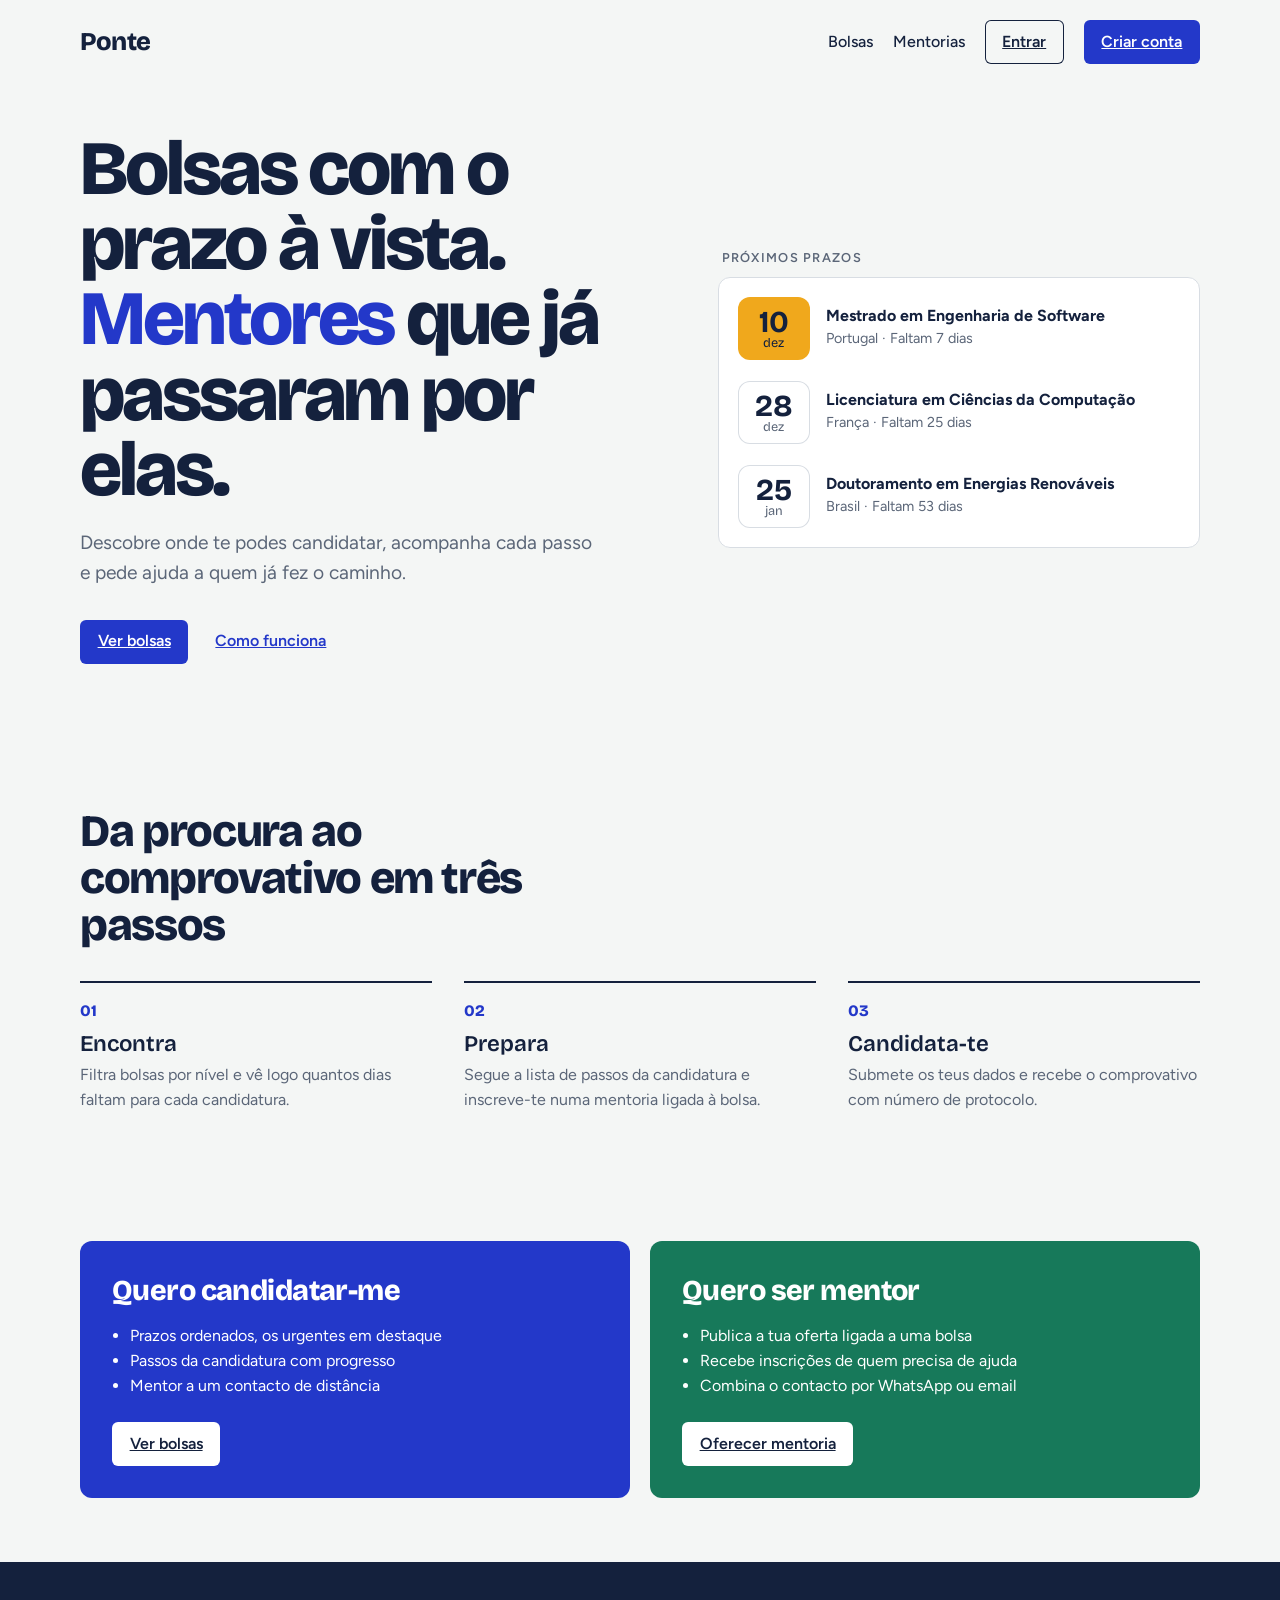
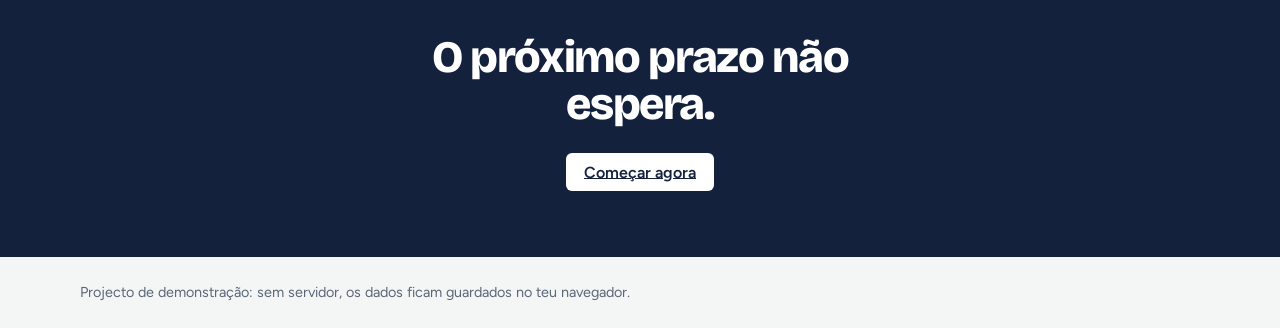
<file: index.html>
<!doctype html>
<html lang="pt-AO">
<head>
  <meta charset="utf-8">
  <meta name="viewport" content="width=device-width, initial-scale=1">
  <title>Ponte · Bolsas de estudo e mentorias</title>
  <meta name="description" content="Encontra bolsas de estudo com o prazo à vista e mentores que já passaram por elas.">
  <link rel="preconnect" href="https://fonts.googleapis.com">
  <link rel="preconnect" href="https://fonts.gstatic.com" crossorigin>
  <link href="https://fonts.googleapis.com/css2?family=Bricolage+Grotesque:opsz,wght@12..96,600;12..96,800&family=Figtree:wght@400;500;600&display=swap" rel="stylesheet">
  <link rel="stylesheet" href="CSS/index.css">
  <script src="JS/core.js" defer></script>
  <script src="JS/index.js" defer></script>
</head>
<body>
  <div class="wrap lnav">
    <a class="brand-sm" href="index.html">Ponte</a>
    <nav>
      <a href="pages/bolsas.html">Bolsas</a>
      <a href="pages/bolsas.html?tab=mentorias">Mentorias</a>
      <a class="btn btn--ghost" style="color:var(--ink)" href="pages/login.html">Entrar</a>
      <a class="btn" href="pages/cadastro.html">Criar conta</a>
    </nav>
  </div>

  <header class="wrap hero">
    <div class="hero__txt rise">
      <h1>Bolsas com o prazo à vista. <em>Mentores</em> que já passaram por elas.</h1>
      <p>Descobre onde te podes candidatar, acompanha cada passo e pede ajuda a quem já fez o caminho.</p>
      <div class="cta">
        <a class="btn" href="pages/bolsas.html">Ver bolsas</a>
        <a class="link" href="#como-funciona">Como funciona</a>
      </div>
    </div>
    <div class="rise" style="--i:2">
      <p class="prazos-t">Próximos prazos</p>
      <ul class="prazos" id="prazos"></ul>
    </div>
  </header>

  <section class="wrap sectionl reveal" id="como-funciona">
    <h2>Da procura ao comprovativo em três passos</h2>
    <ol class="tres">
      <li><h3>Encontra</h3><p>Filtra bolsas por nível e vê logo quantos dias faltam para cada candidatura.</p></li>
      <li><h3>Prepara</h3><p>Segue a lista de passos da candidatura e inscreve-te numa mentoria ligada à bolsa.</p></li>
      <li><h3>Candidata-te</h3><p>Submete os teus dados e recebe o comprovativo com número de protocolo.</p></li>
    </ol>
  </section>

  <section class="wrap sectionl reveal">
    <div class="duo">
      <article class="painel painel--a">
        <h3>Quero candidatar-me</h3>
        <ul><li>Prazos ordenados, os urgentes em destaque</li><li>Passos da candidatura com progresso</li><li>Mentor a um contacto de distância</li></ul>
        <a class="btn" href="pages/bolsas.html">Ver bolsas</a>
      </article>
      <article class="painel painel--b">
        <h3>Quero ser mentor</h3>
        <ul><li>Publica a tua oferta ligada a uma bolsa</li><li>Recebe inscrições de quem precisa de ajuda</li><li>Combina o contacto por WhatsApp ou email</li></ul>
        <a class="btn" href="pages/bolsas.html?tab=mentorias">Oferecer mentoria</a>
      </article>
    </div>
  </section>

  <section class="fim reveal">
    <div class="wrap">
      <h2>O próximo prazo não espera.</h2>
      <a class="btn" style="background:#fff;color:var(--ink)" href="pages/bolsas.html">Começar agora</a>
    </div>
  </section>

  <footer class="wrap rodape">Projecto de demonstração: sem servidor, os dados ficam guardados no teu navegador.</footer>
</body>
</html>
</file>
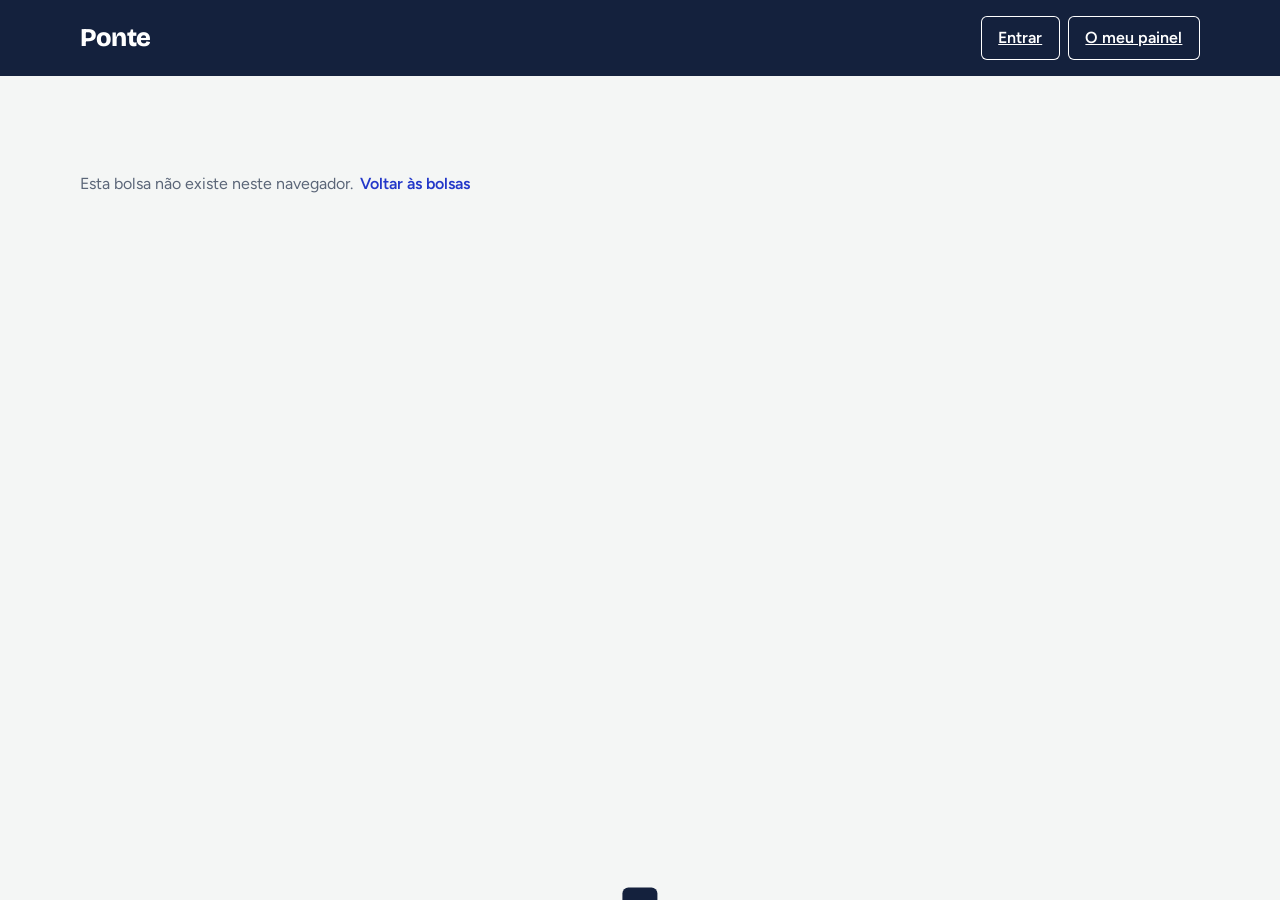
<file: pages/bolsa.html>
<!doctype html>
<html lang="pt-AO">
<head>
  <meta charset="utf-8">
  <meta name="viewport" content="width=device-width, initial-scale=1">
  <title>Bolsa · Ponte</title>
  <link rel="preconnect" href="https://fonts.googleapis.com">
  <link rel="preconnect" href="https://fonts.gstatic.com" crossorigin>
  <link href="https://fonts.googleapis.com/css2?family=Bricolage+Grotesque:opsz,wght@12..96,600;12..96,800&family=Figtree:wght@400;500;600&display=swap" rel="stylesheet">
  <link rel="stylesheet" href="../CSS/index.css">
  <script src="../JS/core.js" defer></script>
  <script src="../JS/bolsa.js" defer></script>
</head>
<body>
  <header class="top top--slim">
    <div class="wrap">
      <a class="brand-sm" href="../index.html">Ponte</a>
      <nav class="nav"><a class="btn btn--ghost" href="login.html">Entrar</a><a class="btn btn--ghost" href="minhas.html">O meu painel</a></nav>
    </div>
  </header>
  <main class="wrap page" id="page"></main>
  <div id="toast" class="toast" role="status"></div>
</body>
</html>
</file>
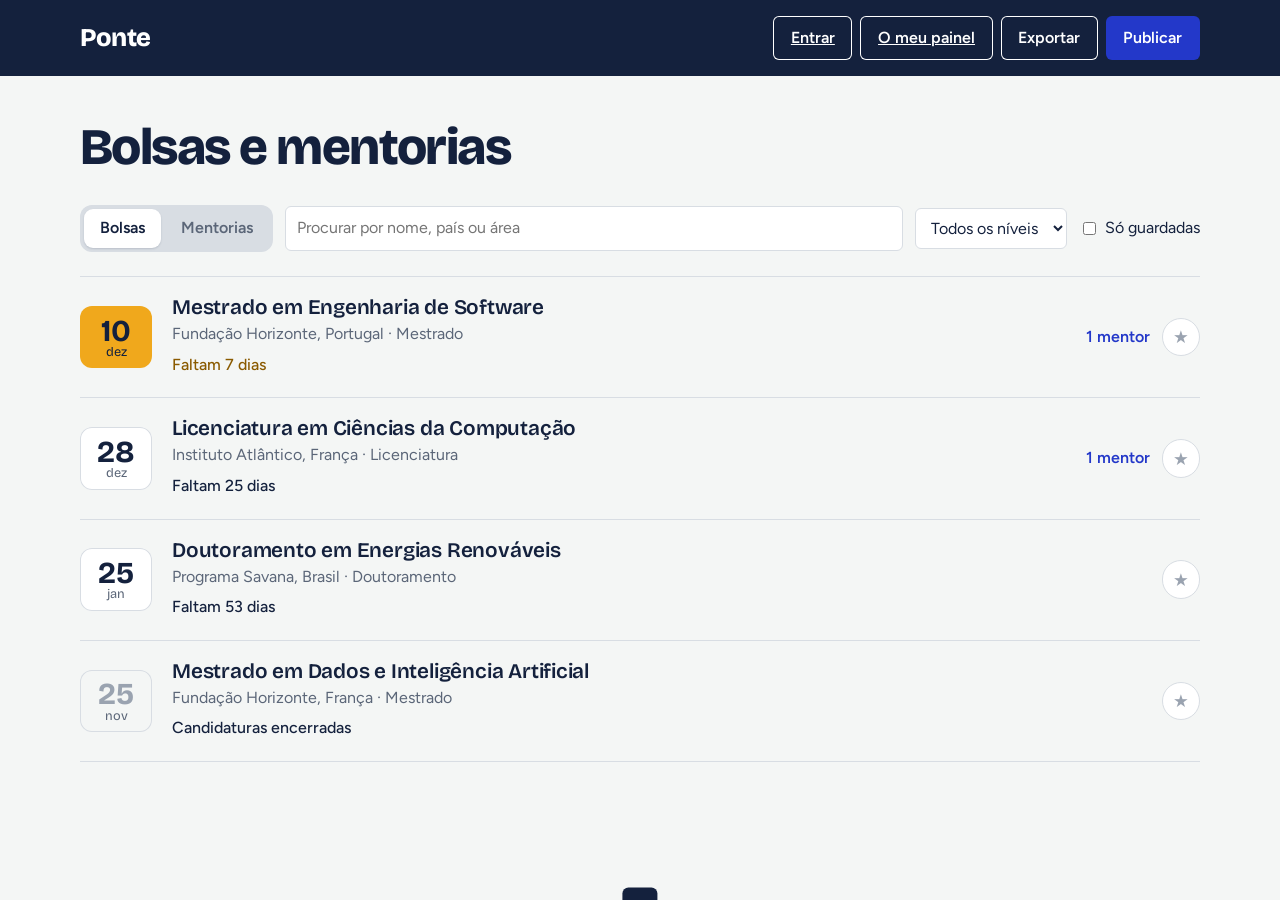
<file: pages/bolsas.html>
<!doctype html>
<html lang="pt-AO">
<head>
  <meta charset="utf-8">
  <meta name="viewport" content="width=device-width, initial-scale=1">
  <title>Bolsas e mentorias · Ponte</title>
  <link rel="preconnect" href="https://fonts.googleapis.com">
  <link rel="preconnect" href="https://fonts.gstatic.com" crossorigin>
  <link href="https://fonts.googleapis.com/css2?family=Bricolage+Grotesque:opsz,wght@12..96,600;12..96,800&family=Figtree:wght@400;500;600&display=swap" rel="stylesheet">
  <link rel="stylesheet" href="../CSS/index.css">
  <script src="../JS/core.js" defer></script>
  <script src="../JS/bolsas.js" defer></script>
</head>
<body>
  <header class="top top--slim">
    <div class="wrap">
      <a class="brand-sm" href="../index.html">Ponte</a>
      <nav class="nav">
        <a class="btn btn--ghost" href="login.html">Entrar</a>
        <a class="btn btn--ghost" href="minhas.html">O meu painel</a>
        <button class="btn btn--ghost" id="export" type="button">Exportar</button>
        <button class="btn" id="publish" type="button">Publicar</button>
      </nav>
    </div>
  </header>

  <main class="wrap page">
    <h1 class="page-title">Bolsas e mentorias</h1>
    <div class="bar">
      <div class="tabs" role="tablist" aria-label="Secção">
        <button role="tab" id="tab-bolsas" aria-selected="true" aria-controls="list">Bolsas</button>
        <button role="tab" id="tab-mentorias" aria-selected="false" aria-controls="list">Mentorias</button>
      </div>
      <input id="q" type="search" placeholder="Procurar por nome, país ou área" aria-label="Procurar">
      <select id="nivel" aria-label="Nível">
        <option value="">Todos os níveis</option>
        <option>Licenciatura</option><option>Mestrado</option><option>Doutoramento</option>
      </select>
      <label class="check"><input id="favs" type="checkbox"> Só guardadas</label>
    </div>
    <p id="focus" class="focus" hidden></p>
    <ul id="list" class="list" role="tabpanel"></ul>
  </main>

  <dialog id="dlg">
    <form id="form" method="dialog">
      <h2>Publicar</h2>
      <label>O que queres publicar?
        <select name="kind"><option value="bolsa">Uma bolsa de estudo</option><option value="mentoria">Uma oferta de mentoria</option></select>
      </label>
      <div data-for="bolsa">
        <label>Título <input name="titulo" maxlength="90"></label>
        <label>Entidade <input name="entidade" maxlength="60"></label>
        <label>País <input name="pais" maxlength="40"></label>
        <label>Nível <select name="nivelb"><option>Licenciatura</option><option>Mestrado</option><option>Doutoramento</option></select></label>
        <label>Prazo de candidatura <input name="prazo" type="date"></label>
        <label>Ligação oficial <input name="link" type="url" placeholder="https://"></label>
      </div>
      <div data-for="mentoria" hidden>
        <label>O teu nome <input name="nome" maxlength="60"></label>
        <label>Área ou curso <input name="area" maxlength="60"></label>
        <label>Bolsa que acompanhas <select name="bolsaId"></select></label>
        <label>Como podes ajudar <textarea name="oferta" rows="3" maxlength="200" placeholder="Ex.: revejo a carta de motivação e simulo a entrevista"></textarea></label>
        <label>WhatsApp (só números, com indicativo) ou email <input name="contacto" maxlength="60"></label>
      </div>
      <p class="err" id="err" role="alert"></p>
      <div class="actions">
        <button class="btn btn--ghost" value="cancel" formnovalidate>Cancelar</button>
        <button class="btn" id="save" type="submit" value="ok">Publicar</button>
      </div>
    </form>
  </dialog>
  <div id="toast" class="toast" role="status"></div>
</body>
</html>
</file>
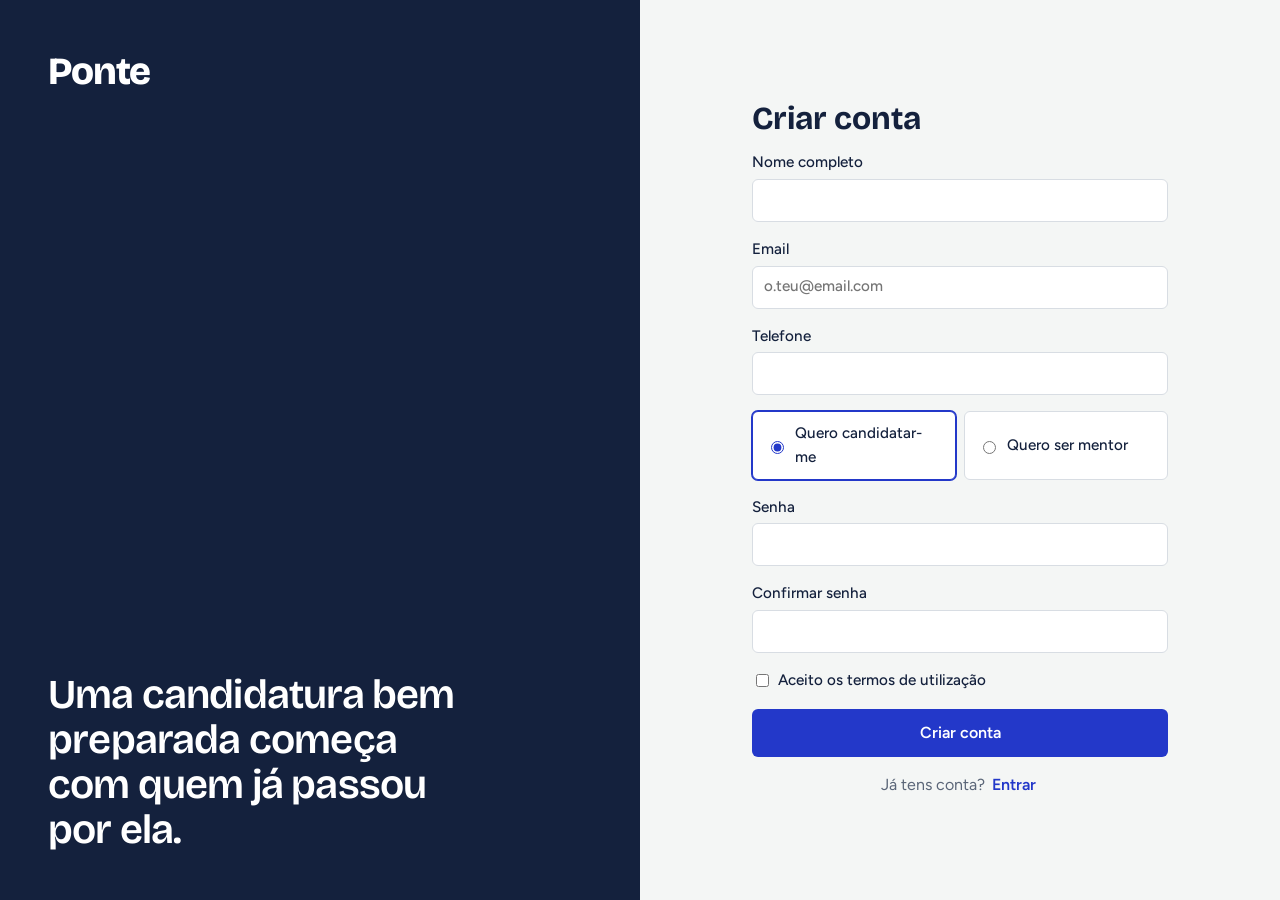
<file: pages/cadastro.html>
<!doctype html>
<html lang="pt-AO">
<head>
  <meta charset="utf-8">
  <meta name="viewport" content="width=device-width, initial-scale=1">
  <title>Criar conta · Ponte</title>
  <link rel="preconnect" href="https://fonts.googleapis.com">
  <link rel="preconnect" href="https://fonts.gstatic.com" crossorigin>
  <link href="https://fonts.googleapis.com/css2?family=Bricolage+Grotesque:opsz,wght@12..96,600;12..96,800&family=Figtree:wght@400;500;600&display=swap" rel="stylesheet">
  <link rel="stylesheet" href="../CSS/index.css">
</head>
<body>
<div class="auth">
  <aside class="auth__lado">
    <a class="brand-sm" href="../index.html">Ponte</a>
    <p>Uma candidatura bem preparada começa com quem já passou por ela.</p>
  </aside>
  <main class="auth__form">
    <form>
      <h1>Criar conta</h1>
      <label>Nome completo <input type="text" name="nome" autocomplete="name"></label>
      <label>Email <input type="email" name="email" autocomplete="email" placeholder="o.teu@email.com"></label>
      <label>Telefone <input type="tel" name="telefone" autocomplete="tel"></label>
      <fieldset class="radios">
        <label><input type="radio" name="perfil" value="candidato" checked> Quero candidatar-me</label>
        <label><input type="radio" name="perfil" value="mentor"> Quero ser mentor</label>
      </fieldset>
      <label>Senha <input type="password" name="senha" autocomplete="new-password"></label>
      <label>Confirmar senha <input type="password" name="confirmar" autocomplete="new-password"></label>
      <label class="check"><input type="checkbox" name="termos"> Aceito os termos de utilização</label>
      <button class="btn" type="button">Criar conta</button>
      <p class="alt">Já tens conta? <a class="link" href="login.html">Entrar</a></p>
    </form>
  </main>
</div>
</body>
</html>
</file>
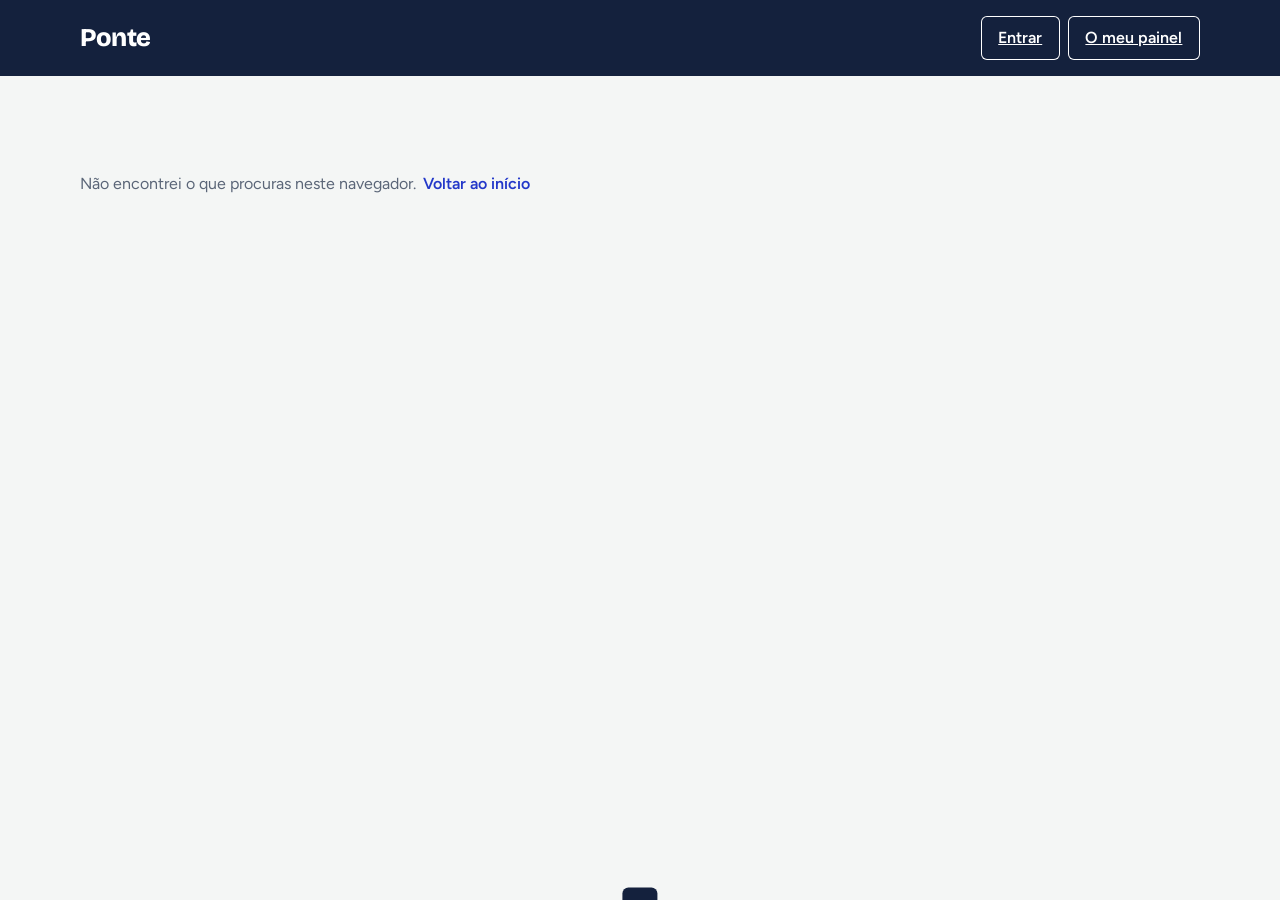
<file: pages/candidatura.html>
<!doctype html>
<html lang="pt-AO">
<head>
  <meta charset="utf-8">
  <meta name="viewport" content="width=device-width, initial-scale=1">
  <title>Candidatura · Ponte</title>
  <link rel="preconnect" href="https://fonts.googleapis.com">
  <link rel="preconnect" href="https://fonts.gstatic.com" crossorigin>
  <link href="https://fonts.googleapis.com/css2?family=Bricolage+Grotesque:opsz,wght@12..96,600;12..96,800&family=Figtree:wght@400;500;600&display=swap" rel="stylesheet">
  <link rel="stylesheet" href="../CSS/index.css">
  <script src="../JS/core.js" defer></script>
  <script src="../JS/formulario.js" defer></script>
</head>
<body data-tipo=candidatura>
  <header class="top top--slim">
    <div class="wrap">
      <a class="brand-sm" href="../index.html">Ponte</a>
      <nav class="nav"><a class="btn btn--ghost" href="login.html">Entrar</a><a class="btn btn--ghost" href="minhas.html">O meu painel</a></nav>
    </div>
  </header>
  <main class="wrap page" id="page"></main>
  <div id="toast" class="toast" role="status"></div>
</body>
</html>
</file>
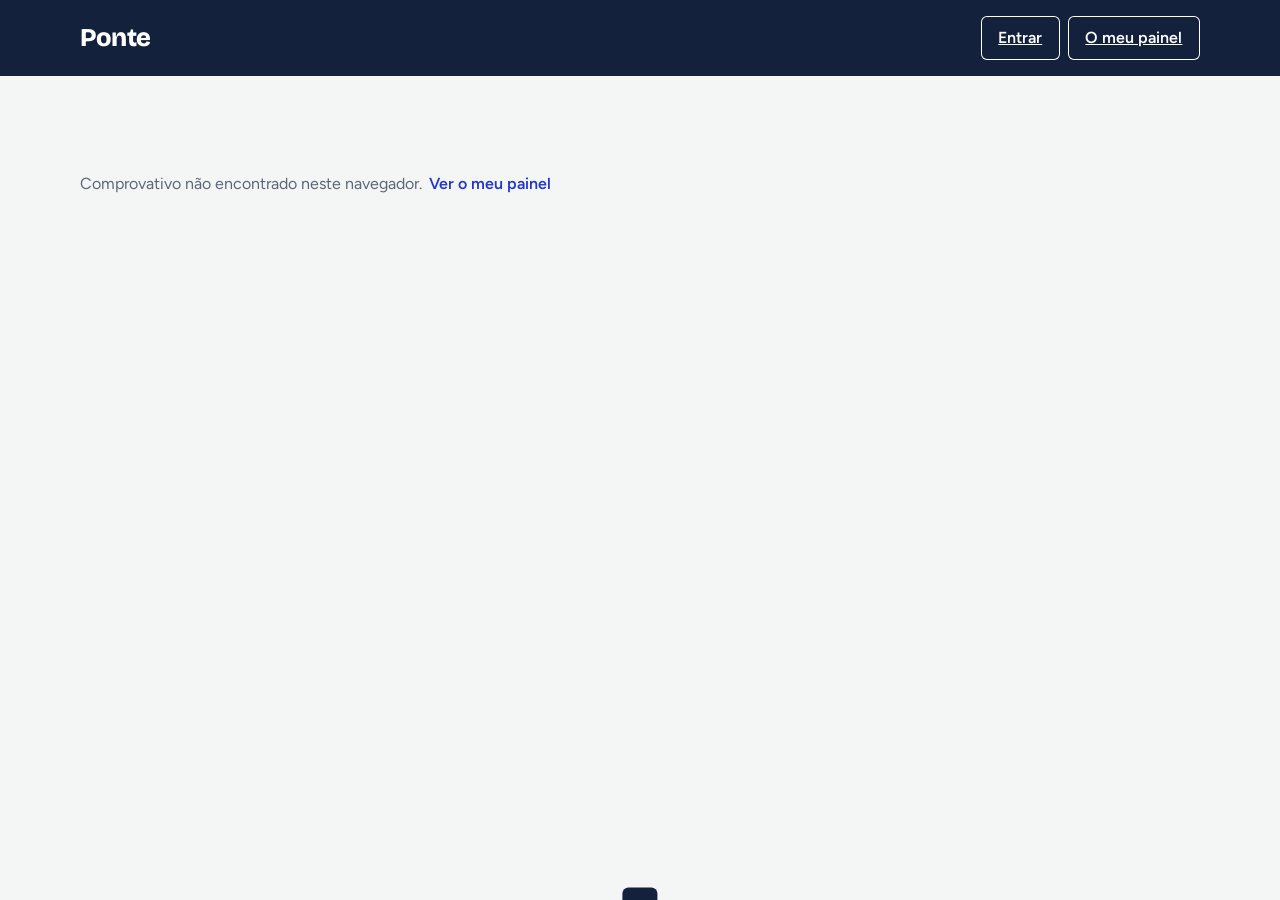
<file: pages/comprovativo.html>
<!doctype html>
<html lang="pt-AO">
<head>
  <meta charset="utf-8">
  <meta name="viewport" content="width=device-width, initial-scale=1">
  <title>Comprovativo · Ponte</title>
  <link rel="preconnect" href="https://fonts.googleapis.com">
  <link rel="preconnect" href="https://fonts.gstatic.com" crossorigin>
  <link href="https://fonts.googleapis.com/css2?family=Bricolage+Grotesque:opsz,wght@12..96,600;12..96,800&family=Figtree:wght@400;500;600&display=swap" rel="stylesheet">
  <link rel="stylesheet" href="../CSS/index.css">
  <script src="../JS/core.js" defer></script>
  <script src="../JS/comprovativo.js" defer></script>
</head>
<body>
  <header class="top top--slim">
    <div class="wrap">
      <a class="brand-sm" href="../index.html">Ponte</a>
      <nav class="nav"><a class="btn btn--ghost" href="login.html">Entrar</a><a class="btn btn--ghost" href="minhas.html">O meu painel</a></nav>
    </div>
  </header>
  <main class="wrap page" id="page"></main>
  <div id="toast" class="toast" role="status"></div>
</body>
</html>
</file>
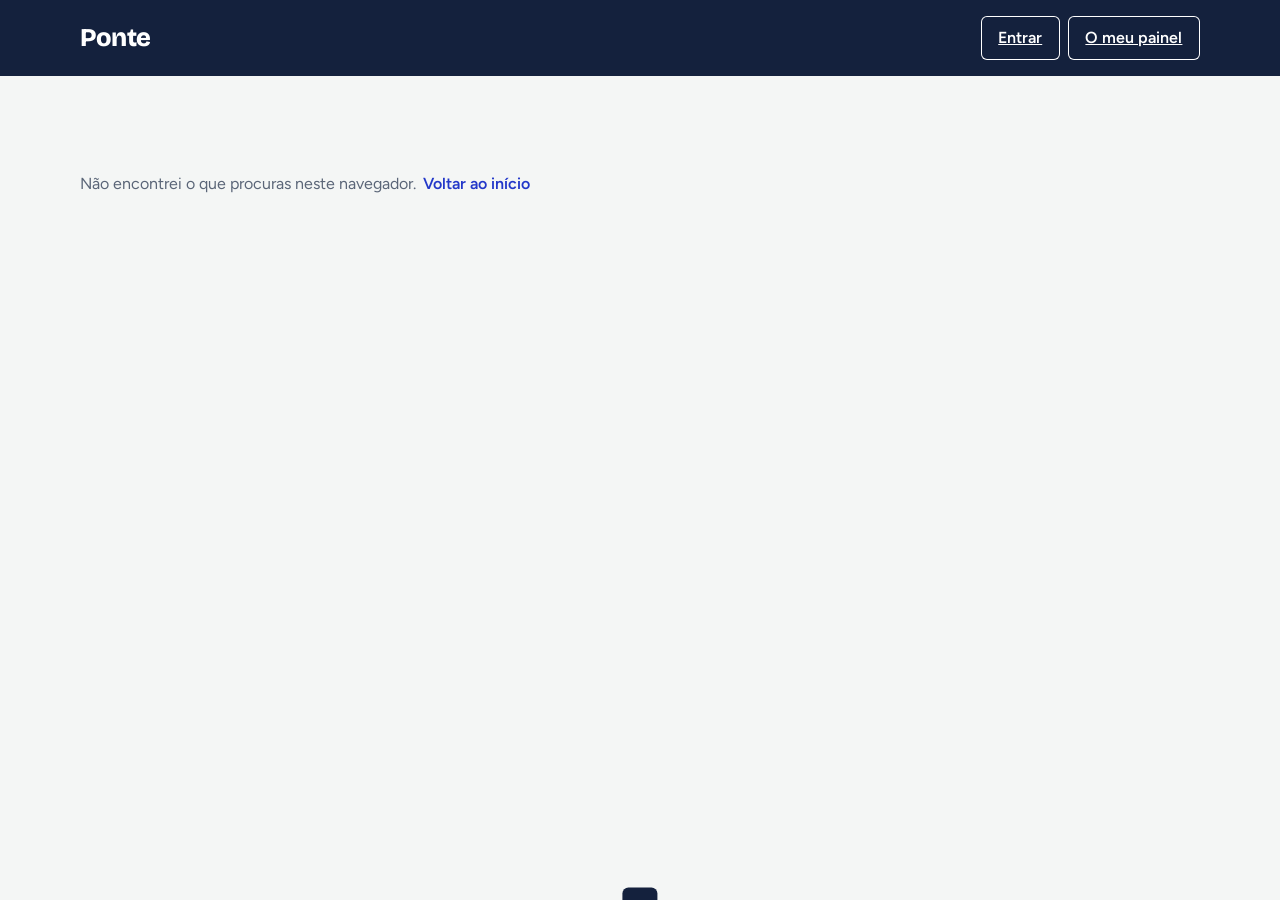
<file: pages/inscricao.html>
<!doctype html>
<html lang="pt-AO">
<head>
  <meta charset="utf-8">
  <meta name="viewport" content="width=device-width, initial-scale=1">
  <title>Inscrição · Ponte</title>
  <link rel="preconnect" href="https://fonts.googleapis.com">
  <link rel="preconnect" href="https://fonts.gstatic.com" crossorigin>
  <link href="https://fonts.googleapis.com/css2?family=Bricolage+Grotesque:opsz,wght@12..96,600;12..96,800&family=Figtree:wght@400;500;600&display=swap" rel="stylesheet">
  <link rel="stylesheet" href="../CSS/index.css">
  <script src="../JS/core.js" defer></script>
  <script src="../JS/formulario.js" defer></script>
</head>
<body data-tipo=inscricao>
  <header class="top top--slim">
    <div class="wrap">
      <a class="brand-sm" href="../index.html">Ponte</a>
      <nav class="nav"><a class="btn btn--ghost" href="login.html">Entrar</a><a class="btn btn--ghost" href="minhas.html">O meu painel</a></nav>
    </div>
  </header>
  <main class="wrap page" id="page"></main>
  <div id="toast" class="toast" role="status"></div>
</body>
</html>
</file>
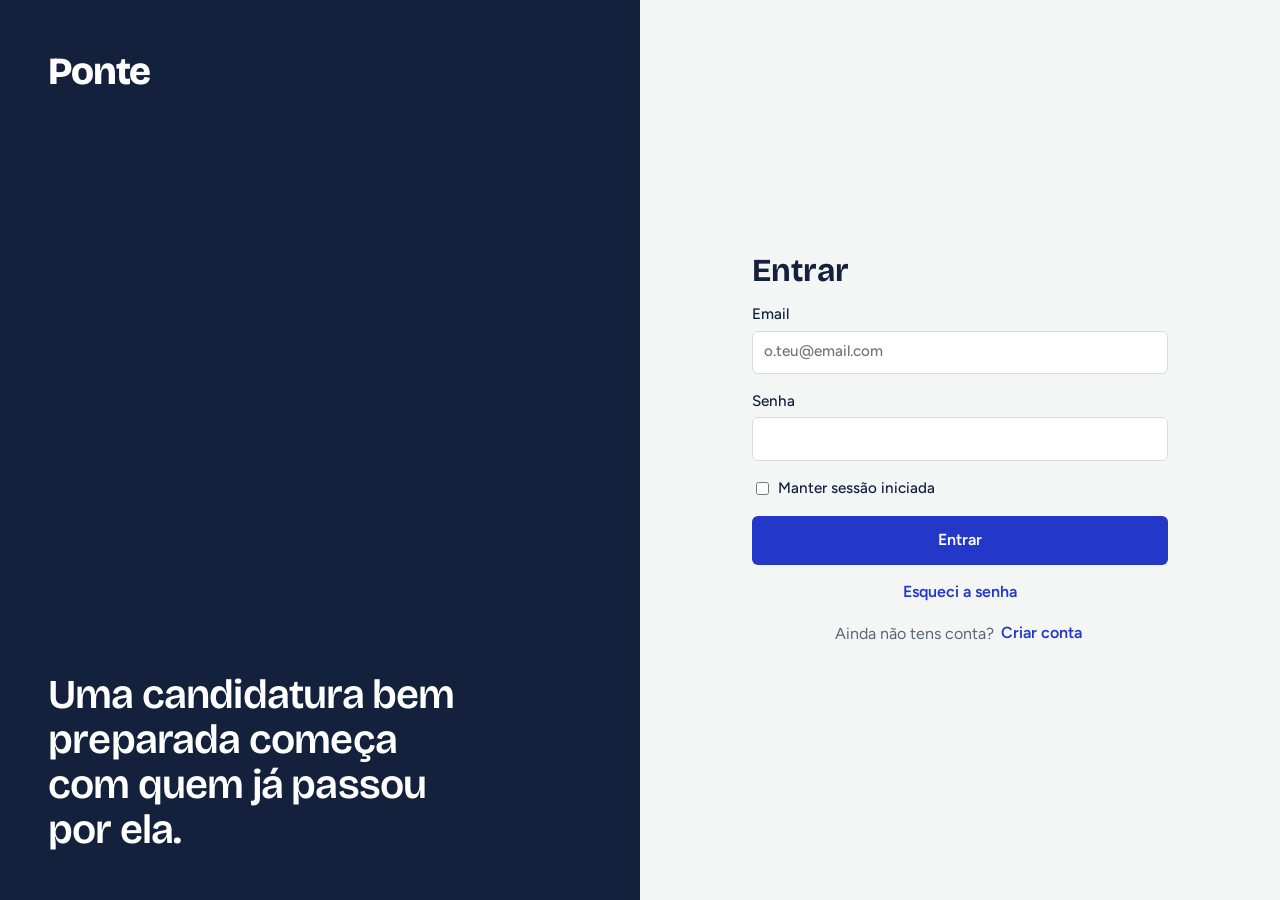
<file: pages/login.html>
<!doctype html>
<html lang="pt-AO">
<head>
  <meta charset="utf-8">
  <meta name="viewport" content="width=device-width, initial-scale=1">
  <title>Entrar · Ponte</title>
  <link rel="preconnect" href="https://fonts.googleapis.com">
  <link rel="preconnect" href="https://fonts.gstatic.com" crossorigin>
  <link href="https://fonts.googleapis.com/css2?family=Bricolage+Grotesque:opsz,wght@12..96,600;12..96,800&family=Figtree:wght@400;500;600&display=swap" rel="stylesheet">
  <link rel="stylesheet" href="../CSS/index.css">
</head>
<body>
<div class="auth">
  <aside class="auth__lado">
    <a class="brand-sm" href="../index.html">Ponte</a>
    <p>Uma candidatura bem preparada começa com quem já passou por ela.</p>
  </aside>
  <main class="auth__form">
    <form>
      <h1>Entrar</h1>
      <label>Email <input type="email" name="email" autocomplete="email" placeholder="o.teu@email.com"></label>
      <label>Senha <input type="password" name="senha" autocomplete="current-password"></label>
      <label class="check"><input type="checkbox" name="lembrar"> Manter sessão iniciada</label>
      <button class="btn" type="button">Entrar</button>
      <p class="alt"><a class="link" href="#">Esqueci a senha</a></p>
      <p class="alt">Ainda não tens conta? <a class="link" href="cadastro.html">Criar conta</a></p>
    </form>
  </main>
</div>
</body>
</html>
</file>
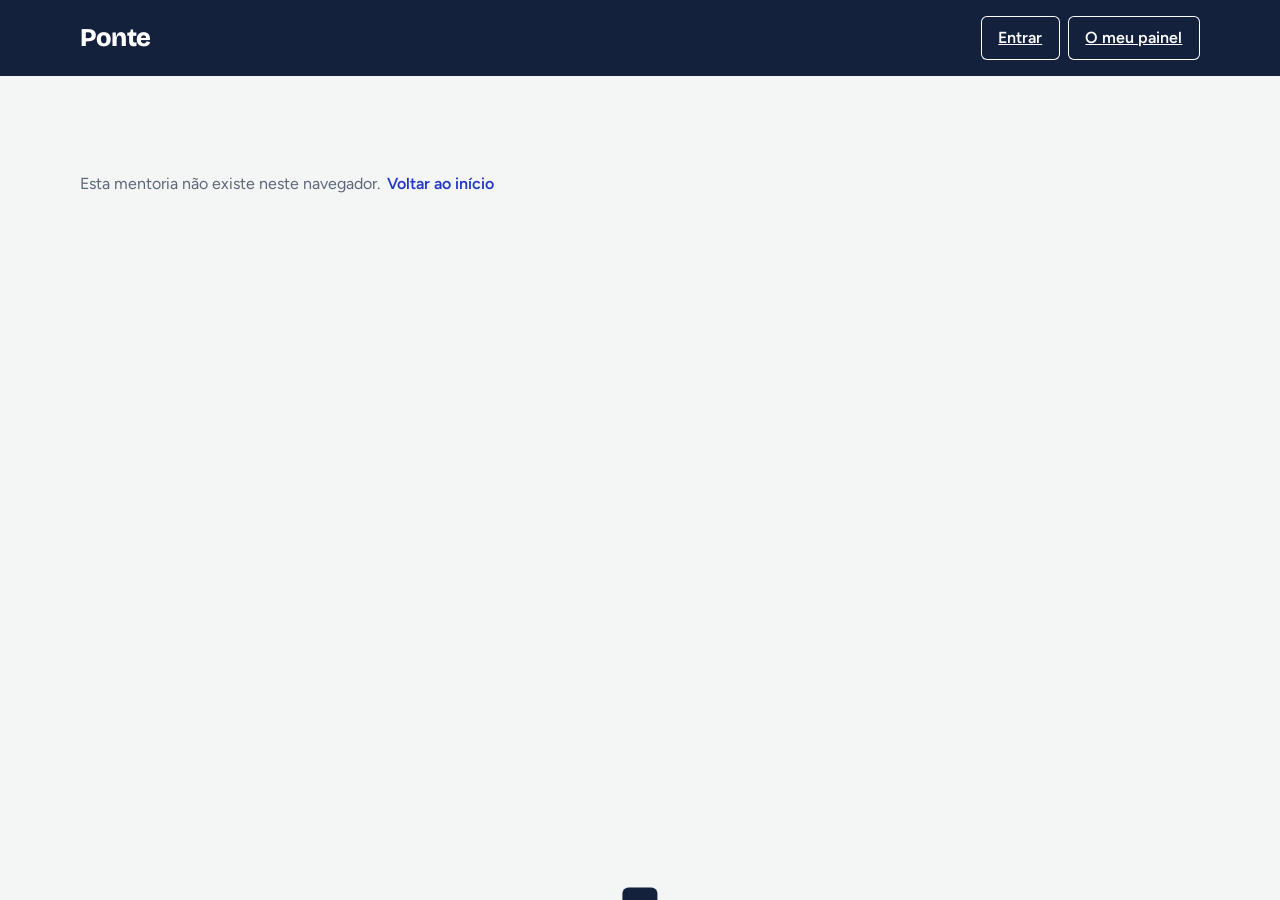
<file: pages/mentoria.html>
<!doctype html>
<html lang="pt-AO">
<head>
  <meta charset="utf-8">
  <meta name="viewport" content="width=device-width, initial-scale=1">
  <title>Mentoria · Ponte</title>
  <link rel="preconnect" href="https://fonts.googleapis.com">
  <link rel="preconnect" href="https://fonts.gstatic.com" crossorigin>
  <link href="https://fonts.googleapis.com/css2?family=Bricolage+Grotesque:opsz,wght@12..96,600;12..96,800&family=Figtree:wght@400;500;600&display=swap" rel="stylesheet">
  <link rel="stylesheet" href="../CSS/index.css">
  <script src="../JS/core.js" defer></script>
  <script src="../JS/mentoria.js" defer></script>
</head>
<body>
  <header class="top top--slim">
    <div class="wrap">
      <a class="brand-sm" href="../index.html">Ponte</a>
      <nav class="nav"><a class="btn btn--ghost" href="login.html">Entrar</a><a class="btn btn--ghost" href="minhas.html">O meu painel</a></nav>
    </div>
  </header>
  <main class="wrap page" id="page"></main>
  <div id="toast" class="toast" role="status"></div>
</body>
</html>
</file>
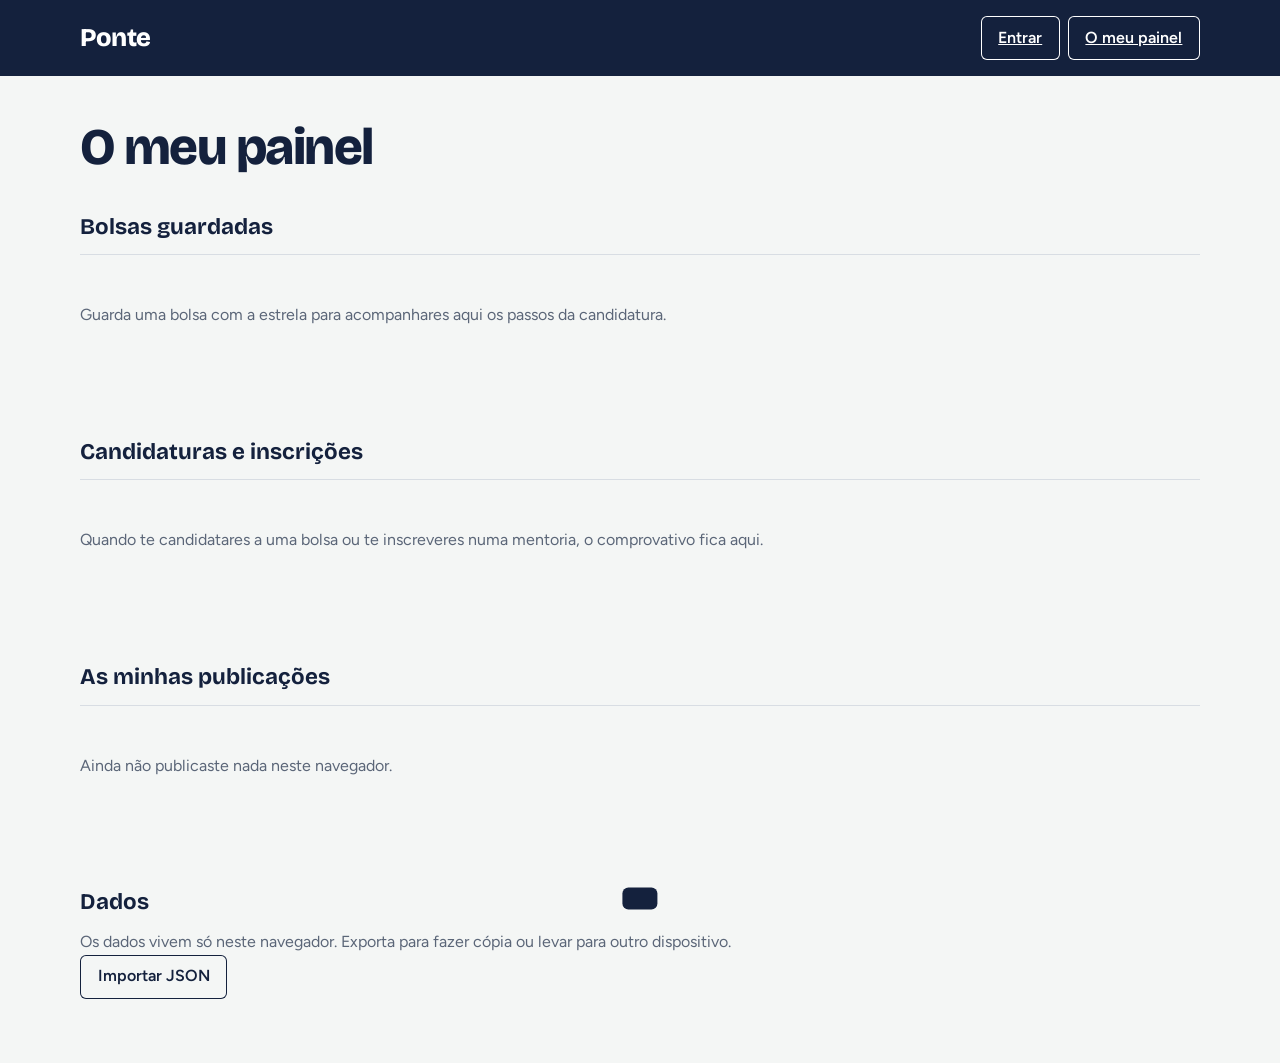
<file: pages/minhas.html>
<!doctype html>
<html lang="pt-AO">
<head>
  <meta charset="utf-8">
  <meta name="viewport" content="width=device-width, initial-scale=1">
  <title>O meu painel · Ponte</title>
  <link rel="preconnect" href="https://fonts.googleapis.com">
  <link rel="preconnect" href="https://fonts.gstatic.com" crossorigin>
  <link href="https://fonts.googleapis.com/css2?family=Bricolage+Grotesque:opsz,wght@12..96,600;12..96,800&family=Figtree:wght@400;500;600&display=swap" rel="stylesheet">
  <link rel="stylesheet" href="../CSS/index.css">
  <script src="../JS/core.js" defer></script>
  <script src="../JS/minhas.js" defer></script>
</head>
<body>
  <header class="top top--slim">
    <div class="wrap">
      <a class="brand-sm" href="../index.html">Ponte</a>
      <nav class="nav"><a class="btn btn--ghost" href="login.html">Entrar</a><a class="btn btn--ghost" href="minhas.html">O meu painel</a></nav>
    </div>
  </header>
  <main class="wrap page" id="page"></main>
  <div id="toast" class="toast" role="status"></div>
</body>
</html>
</file>
<file: CSS/index.css>
@layer tokens, base, layout, components, motion;

@layer tokens {
  :root {
    --paper: #f4f6f5; --surface: #fff; --ink: #14213d; --muted: #5b6678; --line: #d8dde3;
    --brand: #2338c9; --brand-ink: #fff; --sun: #f0a81c; --leaf: #17795a; --off: #9aa3b0;
    --r-sm: 6px; --r-md: 12px;
    --font-display: "Bricolage Grotesque", system-ui, sans-serif;
    --font-body: "Figtree", system-ui, sans-serif;
    --ease: cubic-bezier(.2, .7, .2, 1);
  }
}

@layer base {
  *, *::before, *::after { box-sizing: border-box; }
  body { margin: 0; background: var(--paper); color: var(--ink); font: 400 1rem/1.55 var(--font-body); }
  h1, h2 { font-family: var(--font-display); margin: 0; line-height: 1.05; }
  :focus-visible { outline: 3px solid var(--brand); outline-offset: 2px; }
  input, select, textarea, button { font: inherit; color: inherit; }
}

@layer layout {
  .wrap { width: min(70rem, 100% - 2rem); margin-inline: auto; }
  .top { background: var(--ink); color: #fff; padding-block: 3rem 2.5rem; }
  .top__in { display: grid; gap: 1rem; grid-template-columns: 1fr auto; align-items: end; }
  .brand { font-size: clamp(3rem, 9vw, 6rem); font-weight: 800; letter-spacing: -.04em; grid-column: 1 / -1; }
  .lede { margin: 0; max-width: 34ch; font-size: 1.15rem; color: #cfd6e6; }
  .actions { display: flex; gap: .5rem; justify-content: flex-end; }
  .bar { display: flex; flex-wrap: wrap; gap: .75rem; align-items: center; padding-block: 1.5rem; }
  .bar #q { flex: 1 1 14rem; }
  .list { list-style: none; margin: 0 0 4rem; padding: 0; border-top: 1px solid var(--line); }
  @media (max-width: 40rem) { .top__in { grid-template-columns: 1fr; } .actions { justify-content: flex-start; } }
}

@layer components {
  .btn { border: 0; background: var(--brand); color: var(--brand-ink); padding: .6rem 1.1rem; border-radius: var(--r-sm); font-weight: 600; cursor: pointer; transition: background .2s, transform .15s var(--ease); }
  .btn:hover { background: #1a2ca3; }
  .btn:active { transform: translateY(1px); }
  .btn--ghost { background: transparent; color: inherit; box-shadow: inset 0 0 0 1px currentColor; }
  .btn--ghost:hover { background: rgb(127 127 127 / .15); }
  input, select, textarea { width: 100%; background: var(--surface); border: 1px solid var(--line); border-radius: var(--r-sm); padding: .55rem .7rem; transition: border-color .2s; }
  input:focus, select:focus, textarea:focus { border-color: var(--brand); }
  .bar select { width: auto; }
  .check { display: flex; gap: .4rem; align-items: center; cursor: pointer; }
  .check input { width: auto; accent-color: var(--brand); }

  .tabs { display: flex; gap: .25rem; background: var(--line); padding: .25rem; border-radius: var(--r-md); }
  .tabs button { border: 0; background: none; padding: .45rem 1rem; border-radius: 9px; cursor: pointer; font-weight: 600; color: var(--muted); transition: background .25s var(--ease), color .25s; }
  .tabs [aria-selected="true"] { background: var(--surface); color: var(--ink); box-shadow: 0 1px 2px rgb(20 33 61 / .15); }

  .focus { margin: 0 0 1rem; color: var(--muted); }
  .focus button { margin-left: .5rem; border: 0; background: none; color: var(--brand); text-decoration: underline; cursor: pointer; }

  .row { display: grid; grid-template-columns: 4.5rem 1fr auto; gap: 1.25rem; align-items: center; padding-block: 1.25rem; border-bottom: 1px solid var(--line); }
  .when { display: grid; place-items: center; width: 4.5rem; padding-block: .6rem; border-radius: var(--r-md); background: var(--surface); box-shadow: inset 0 0 0 1px var(--line); font-family: var(--font-display); line-height: 1; }
  .when b { font-size: 1.9rem; }
  .when span { font-size: .8rem; color: var(--muted); }
  .when--soon { background: var(--sun); box-shadow: none; }
  .when--soon span { color: var(--ink); }
  .when--off { background: transparent; color: var(--off); }
  .row h2 { font-size: 1.3rem; font-weight: 600; letter-spacing: -.01em; }
  .meta { margin: .2rem 0 0; color: var(--muted); }
  .note { margin: .35rem 0 0; font-weight: 500; }
  .note--soon { color: #8a5a00; } .note--leaf { color: var(--leaf); }
  .row__act { display: flex; gap: .5rem; align-items: center; flex-wrap: wrap; justify-content: flex-end; }
  .link { color: var(--brand); font-weight: 600; text-decoration: none; padding: .4rem .2rem; background: none; border: 0; cursor: pointer; }
  .link:hover { text-decoration: underline; }
  .star { width: 2.4rem; height: 2.4rem; border-radius: 50%; border: 1px solid var(--line); background: var(--surface); cursor: pointer; font-size: 1.1rem; line-height: 1; color: var(--off); transition: color .2s, transform .3s var(--ease), background .2s; }
  .star[aria-pressed="true"] { color: var(--ink); background: var(--sun); border-color: var(--sun); transform: rotate(72deg); }
  .empty { padding: 3rem 0; color: var(--muted); }
  @media (max-width: 40rem) { .row { grid-template-columns: 4.5rem 1fr; } .row__act { grid-column: 1 / -1; justify-content: flex-start; } }

  dialog { border: 0; border-radius: var(--r-md); padding: 0; width: min(30rem, 100% - 2rem); box-shadow: 0 20px 60px rgb(20 33 61 / .35); }
  dialog::backdrop { background: rgb(20 33 61 / .55); }
  form { padding: 1.5rem; display: grid; gap: .9rem; }
  form h2 { font-size: 1.6rem; }
  form label { display: grid; gap: .25rem; font-weight: 500; font-size: .95rem; }
  form div[data-for] { display: grid; gap: .9rem; }
  [hidden] { display: none !important; }
  .err { margin: 0; min-height: 1.4em; color: #b3261e; font-weight: 500; }
  .toast { position: fixed; left: 50%; bottom: 1.5rem; translate: -50% 150%; background: var(--ink); color: #fff; padding: .7rem 1.1rem; border-radius: var(--r-sm); transition: translate .35s var(--ease); }
  .toast.on { translate: -50% 0; }
}

@layer motion {
  /* Um único momento orquestrado: a lista entra em sequência ao carregar ou trocar de separador. */
  .row { animation: enter .5s var(--ease) both; animation-delay: calc(var(--i, 0) * 45ms); }
  @keyframes enter { from { opacity: 0; translate: 0 .6rem; } }
  dialog[open] { animation: pop .3s var(--ease); }
  @keyframes pop { from { opacity: 0; scale: .96; } }
  @media (prefers-reduced-motion: reduce) { *, *::before, *::after { animation: none !important; transition: none !important; } }
}

@layer components {
  .top--slim { padding-block: 1rem; }
  .top--slim .wrap { display: flex; justify-content: space-between; align-items: center; }
  .brand-sm { font: 800 1.6rem var(--font-display); letter-spacing: -.03em; color: #fff; text-decoration: none; }
  .page { padding-block: 2rem 4rem; }
  .page-title { font-size: clamp(2rem, 5vw, 3.2rem); font-weight: 800; letter-spacing: -.03em; margin: .8rem 0 .4rem; }
  .sec { font-size: 1.4rem; margin: 2.5rem 0 1rem; }
  .prog { height: 8px; background: var(--line); border-radius: 99px; overflow: hidden; }
  .prog i { display: block; height: 100%; background: var(--leaf); transition: width .4s var(--ease); }
  .steps { list-style: none; padding: 0; margin: 1rem 0; display: grid; gap: .1rem; }
  .steps .check { padding: .5rem 0; }
  .steps input { width: 1.15rem; height: 1.15rem; accent-color: var(--leaf); }
  .tl { color: inherit; text-decoration: none; }
  .tl:hover { text-decoration: underline; }
  .row--slim { grid-template-columns: 1fr auto; }
  .btn--sm { padding: .35rem .8rem; }
  .btn--danger { background: none; color: #b3261e; box-shadow: inset 0 0 0 1px #b3261e; }
  .btn--danger:hover { background: #b3261e; color: #fff; }
}

@layer components {
  .nav { display: flex; gap: .5rem; }
  .cta { display: flex; gap: .75rem; flex-wrap: wrap; align-items: center; margin: 1.25rem 0; }
  .btn[aria-disabled="true"] { background: var(--line); color: var(--muted); pointer-events: none; }
  .steps3 { counter-reset: s; list-style: none; padding: 0; margin: 1rem 0; display: grid; gap: .75rem; }
  .steps3 li { counter-increment: s; display: flex; gap: .8rem; align-items: baseline; }
  .steps3 li::before { content: counter(s); font: 800 1.3rem var(--font-display); color: var(--brand); }
  .formulario { padding: 0; max-width: 36rem; margin-top: 1.5rem; }
  .formulario textarea { resize: vertical; }

  .recibo { position: relative; max-width: 40rem; background: var(--surface); border: 1px solid var(--line); border-radius: var(--r-md); padding: 2rem; margin-top: 1rem; }
  .recibo .page-title { font-size: 1.9rem; margin-top: 1rem; }
  .selo { display: inline-block; border: 2px solid var(--leaf); color: var(--leaf); padding: .15rem .7rem; border-radius: var(--r-sm); font: 800 .85rem var(--font-display); text-transform: uppercase; letter-spacing: .08em; rotate: -3deg; }
  .proto { margin: .2rem 0 1.5rem; font: 600 1.8rem ui-monospace, "SF Mono", Menlo, monospace; letter-spacing: .04em; }
  .dados { display: grid; grid-template-columns: max-content 1fr; gap: .5rem 1.5rem; margin: 0; }
  .dados dt { color: var(--muted); } .dados dd { margin: 0; white-space: pre-wrap; overflow-wrap: anywhere; }
  .aviso { margin: 1.5rem 0 0; padding-top: 1rem; border-top: 1px dashed var(--line); font-size: .85rem; color: var(--muted); }

  .auth { min-height: 100dvh; display: grid; grid-template-columns: 1fr 1fr; }
  .auth__lado { background: var(--ink); color: #fff; padding: 3rem; display: flex; flex-direction: column; justify-content: space-between; gap: 3rem; }
  .auth__lado .brand-sm { font-size: 2.4rem; }
  .auth__lado p { margin: 0; max-width: 16ch; font: 600 clamp(1.7rem, 3.2vw, 2.6rem)/1.1 var(--font-display); letter-spacing: -.02em; }
  .auth__form { display: grid; place-items: center; padding: 2rem; }
  .auth__form form { width: min(26rem, 100%); padding: 0; margin: 0; gap: 1rem; }
  .auth__form .btn { width: 100%; padding-block: .75rem; }
  .radios { display: grid; grid-template-columns: 1fr 1fr; gap: .5rem; border: 0; padding: 0; margin: 0; }
  .radios label { display: flex; gap: .5rem; align-items: center; background: var(--surface); border: 1px solid var(--line); border-radius: var(--r-sm); padding: .6rem .8rem; cursor: pointer; transition: border-color .2s, box-shadow .2s; }
  .radios label:has(input:checked) { border-color: var(--brand); box-shadow: 0 0 0 1px var(--brand); }
  .radios input { width: auto; accent-color: var(--brand); }
  .alt { margin: 0; text-align: center; color: var(--muted); }
  @media (max-width: 48rem) { .auth { grid-template-columns: 1fr; } .auth__lado { padding: 1.5rem; gap: 1rem; } }
}

@layer motion {
  .selo { animation: carimbo .5s .15s var(--ease) both; }
  @keyframes carimbo { from { opacity: 0; scale: 1.7; rotate: -12deg; } }
}

@media print {
  .top, .cta, .toast { display: none !important; }
  body { background: #fff; } .recibo { border: 0; padding: 0; }
}

@layer components {
  .nav { flex-wrap: wrap; }
  .lnav { display: flex; justify-content: space-between; align-items: center; padding-block: 1.25rem; }
  .lnav .brand-sm { color: var(--ink); }
  .lnav nav { display: flex; gap: 1.25rem; align-items: center; }
  .lnav nav a:not(.btn) { color: var(--ink); text-decoration: none; font-weight: 500; }
  .lnav nav a:not(.btn):hover { text-decoration: underline; }
  .hero { display: grid; grid-template-columns: 1.1fr .9fr; gap: 3rem; align-items: center; padding-block: 3rem 5rem; }
  .hero h1 { font-size: clamp(2.6rem, 6.2vw, 4.8rem); font-weight: 800; letter-spacing: -.04em; line-height: .98; }
  .hero h1 em { font-style: normal; color: var(--brand); }
  .hero__txt > p { max-width: 32rem; margin: 1.25rem 0 2rem; font-size: 1.2rem; color: var(--muted); }
  .hero .cta { margin: 0; gap: 1.5rem; }
  .hero .link { text-decoration: underline; }
  .prazos-t { margin: 0 0 .6rem .25rem; font-size: .8rem; font-weight: 600; text-transform: uppercase; letter-spacing: .1em; color: var(--muted); }
  .prazos { list-style: none; margin: 0; padding: .6rem; display: grid; gap: .15rem; background: var(--surface); border: 1px solid var(--line); border-radius: var(--r-md); }
  .prazo__a { display: flex; gap: 1rem; align-items: center; padding: .6rem; border-radius: var(--r-sm); color: inherit; text-decoration: none; transition: background .2s; }
  .prazo__a:hover { background: var(--paper); }
  .prazo__a strong { display: block; line-height: 1.25; }
  .prazo__a .meta { margin: 0; font-size: .9rem; }
  .sectionl { padding-block: 4rem; }
  .sectionl h2, .fim h2 { font-size: clamp(1.8rem, 4vw, 2.8rem); font-weight: 800; letter-spacing: -.03em; max-width: 18ch; margin-bottom: 2rem; }
  .tres { list-style: none; margin: 0; padding: 0; display: grid; grid-template-columns: repeat(3, 1fr); gap: 2rem; counter-reset: s; }
  .tres li { counter-increment: s; border-top: 2px solid var(--ink); padding-top: 1rem; }
  .tres li::before { content: "0" counter(s); font: 800 1rem var(--font-display); color: var(--brand); }
  .tres h3 { margin: .4rem 0; font: 600 1.4rem var(--font-display); }
  .tres p { margin: 0; color: var(--muted); }
  .duo { display: grid; grid-template-columns: 1fr 1fr; gap: 1.25rem; }
  .painel { display: grid; gap: 1rem; align-content: start; padding: 2rem; border-radius: var(--r-md); color: #fff; }
  .painel--a { background: var(--brand); } .painel--b { background: var(--leaf); }
  .painel h3 { margin: 0; font: 800 1.8rem var(--font-display); letter-spacing: -.02em; }
  .painel ul { margin: 0 0 .5rem; padding-left: 1.1rem; }
  .painel .btn { justify-self: start; background: #fff; color: var(--ink); }
  .painel .btn:hover { background: var(--paper); }
  .fim { background: var(--ink); color: #fff; padding-block: 4.5rem; text-align: center; }
  .fim h2 { margin-inline: auto; }
  .fim .btn:hover { background: var(--paper) !important; }
  .rodape { padding-block: 1.5rem; color: var(--muted); font-size: .9rem; }
  @media (max-width: 48rem) {
    .hero, .tres, .duo { grid-template-columns: 1fr; }
    .hero { padding-block: 1.5rem 3rem; gap: 2rem; }
    .lnav nav a:not(.btn) { display: none; }
  }
}

@layer motion {
  .rise { animation: enter .6s var(--ease) both; animation-delay: calc(var(--i, 0) * 90ms); }
  @media (prefers-reduced-motion: no-preference) { html { scroll-behavior: smooth; } }
  @supports (animation-timeline: view()) {
    .reveal { animation: enter linear both; animation-timeline: view(); animation-range: entry 0% entry 35%; }
  }
}
</file>
